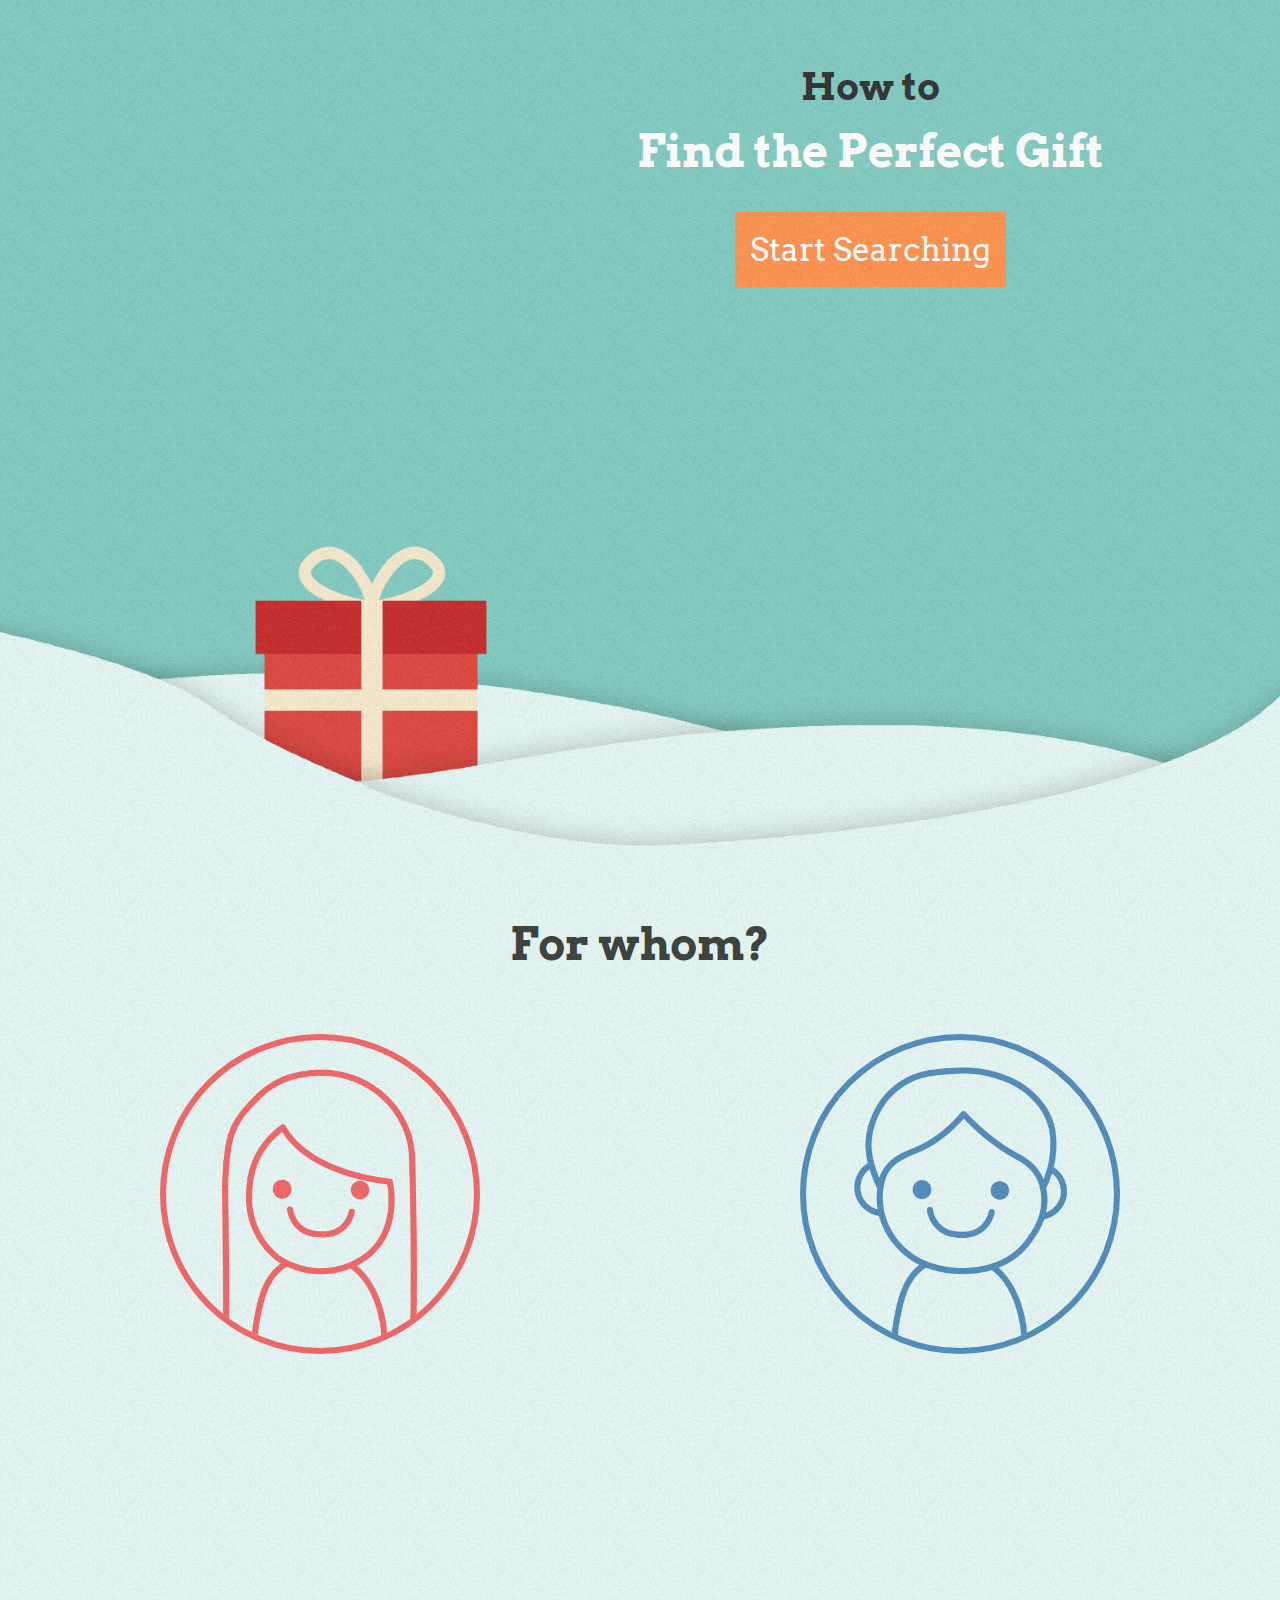
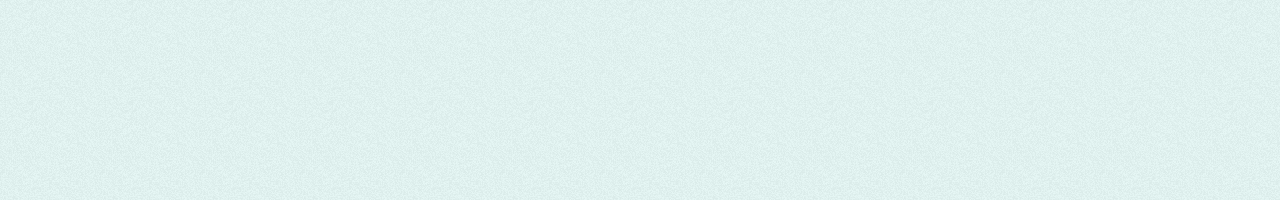
<file: src/main/webapp/index.html>
<!DOCTYPE html>
<html lang="en">
<head>
    <meta charset="UTF-8">
    <title></title>
    <link rel="stylesheet" href="css/styles.css">
    <link rel="stylesheet" href="css/bootstrap.min.css">
    <link rel="icon" href="img/logos.png">
    <script src="http://ajax.googleapis.com/ajax/libs/jquery/2.0.3/jquery.min.js"></script>
    <script src="js/main.js"></script>
</head>
<body>
<header>
    <div id="parallax-container">
        <div class="parallax-element">
            <img id="snow3" class="img-responsive" src="img/snow3.png">
        </div>
        <div class="parallax-element">
            <img id="gift" class="img-responsive" src="img/gift.png">
        </div>
        <div class="parallax-element">
            <img id="snow2" class="img-responsive" src="img/snow2.png">
        </div>
        <div class="parallax-element">
            <img id="snow1" class="img-responsive" src="img/snow1.png">
        </div>
        <div id="header-text" class="parallax-element">
            <h2><span>How to</span><br></h2>

            <h1><span>Find the Perfect Gift</span></h1>

            <div id="header-button" onclick="scrolling('#sex')">
                Start Searching
            </div>
        </div>
    </div>
</header>
<section>
    <div id="sex" class="container-fluid">
        <div class="row">
            <h1>For whom?</h1>
        </div>
        <div class="row">
            <div class="col-sm-6" onclick="printAges(0)">
                <div id="girl"></div>
                <div></div>
            </div>
            <div class="col-sm-6" onclick="printAges(1)">
                <div id="boy"></div>
            </div>
        </div>
    </div>
</section>
<main>
    <div id="age" class="container-fluid">
        <div class="row">
            <h1 id="age-text"></h1>
        </div>
        <div id="age-image" class="row">

        </div>
    </div>
</main>
<div id="noise"></div>
</body>
</html>
</file>
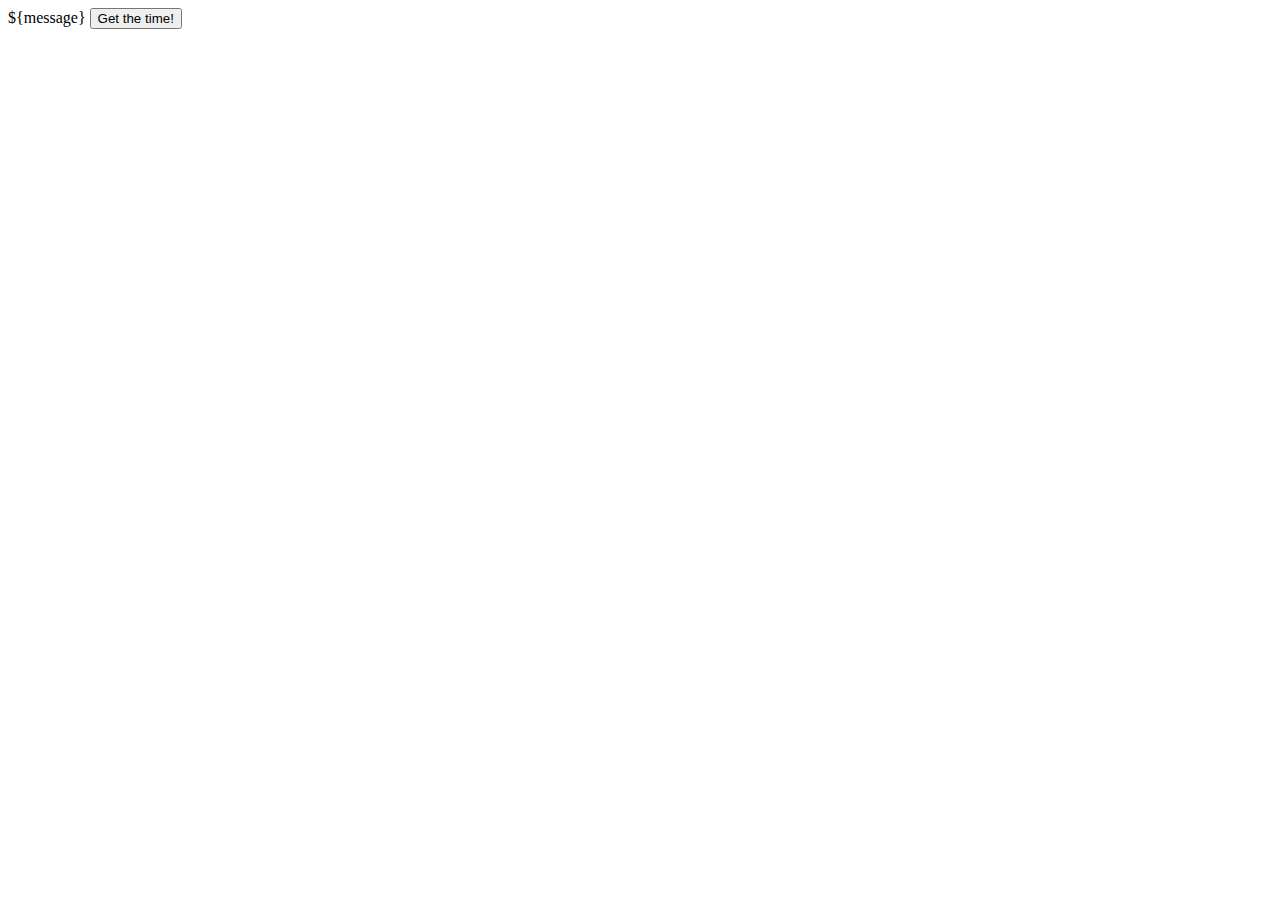
<file: src/main/webapp/resources/pages/test.html>
<!DOCTYPE html>
<html>
<head>
    <title>Spring MVC Ajax Demo</title>
    <script type="text/javascript" src="../js/jquery.js"></script>
    <script type="text/javascript">

//        function JsonRequest() {
//            $.ajax({
//                type: "GET",
//                url: '/gift',
//                data: ({sex: 0, age: 20, country: 200}),
//                dataType: 'json',
//                success: function (data) {
//                    var text = "";
//                    for (var i = 0; i < data.result.length; i++) {
//                        text += data.result[i] + " ";
//                    }
//                    alert(text);
//                }
//            });
//        }

    </script>
</head>
<body>
${message}
<button id="demo" onclick="JsonRequest()" title="Button">Get the time!</button>
<div id="time">
</div>
</body>
</html>
</file>
<file: src/main/webapp/css/styles.css>
@import url(https://fonts.googleapis.com/css?family=Arvo:400,700);

body {
    background-color: #e5f7f5;
}

#parallax-container {
    background-color: #84ccc3;
    position: relative;
    height: 100vh;
    overflow: hidden;
    font-family: 'Arvo', serif;
}

span {
    font-weight: 700;
}

.parallax-element {
    position: absolute;
    bottom: 0;
    width: 100vw;
}

#gift {
    width: 100vw;
}

#snow1 {
    width: 100vw;
    margin-bottom: 0;
}

#snow2 {
    margin-bottom: 0;
    width: 100vw;
}

#snow3 {
    margin-bottom: 0;
    width: 100vw;
}

#noise {
    background: url(../img/noisy.png) repeat;
    height: 100%;
    width: 100%;
    position: absolute;
    pointer-events: none;
    top: 0;
}

#header-text {
    left: 18%;
    top: 5%;
    text-align: center;
}

#header-text h2 {
    font-size: 3vw;
}

#header-text h1 {
    color: white;
    font-size: 3.5vw;
}

#header-button {
    margin-top: 2%;
    color: white;
    font-size: 2.5vw;
    display: inline-block;
    padding: 1vw;
    background-color: #FF934F;
    border: 2px solid #FF934F;
    cursor: pointer;
}

#header-button:hover {
    background-color: transparent;
    border: 2px solid white;
    -webkit-transition: all 0.2s ease-in-out;
    -moz-transition: all 0.2s ease-in-out;
    -o-transition: all 0.2s ease-in-out;
    transition: all 0.2s ease-in-out;
}

#sex {
    background-color: #e5f7f5;
    font-family: 'Arvo', serif;
    text-align: center;
    min-height: 100vh;
}

#sex img {
    margin: 0 auto;
}

#sex h1 {
    font-weight: 700;
    font-size: 3.5vw;
    color: #3B413C;
}

#girl, #boy {
    width: 25vw;
    height: 25vw;
    background-size: cover;
    border-radius: 100%;
    margin: 9% auto 0;
    cursor: pointer;
}

#girl {
    background-image: url("../img/girl.png");
    border: 0.5vw solid #f26667;
}

#girl:hover {
    background-color: #fad0d1;
    -webkit-transition: all 0.2s ease-in-out;
    -moz-transition: all 0.2s ease-in-out;
    -o-transition: all 0.2s ease-in-out;
    transition: all 0.2s ease-in-out;
}

#boy {
    background-image: url("../img/boy.png");
    border: 0.5vw solid #518DBB;
}

#boy:hover {
    background-color: #96a9d4;
    -webkit-transition: all 0.2s ease-in-out;
    -moz-transition: all 0.2s ease-in-out;
    -o-transition: all 0.2s ease-in-out;
    transition: all 0.2s ease-in-out;
}

#age {
    background-color: #e5f7f5;
    font-family: 'Arvo', serif;
    text-align: center;
    min-height: 100vh;
    display: none;
}

#age-text {
    font-weight: 700;
    font-size: 3.5vw;
    color: #3B413C;
}

.age-images {
    width: 10vw;
    height: 10vw;
    background-size: cover;
    border-radius: 100%;
    margin: 0 auto;
    border: 2px solid #C4D7F2;
}

#age-image h3 {
    color: #3B413C;
    font-family: 'Arvo', serif;
    font-size: 2vw;
}
</file>
